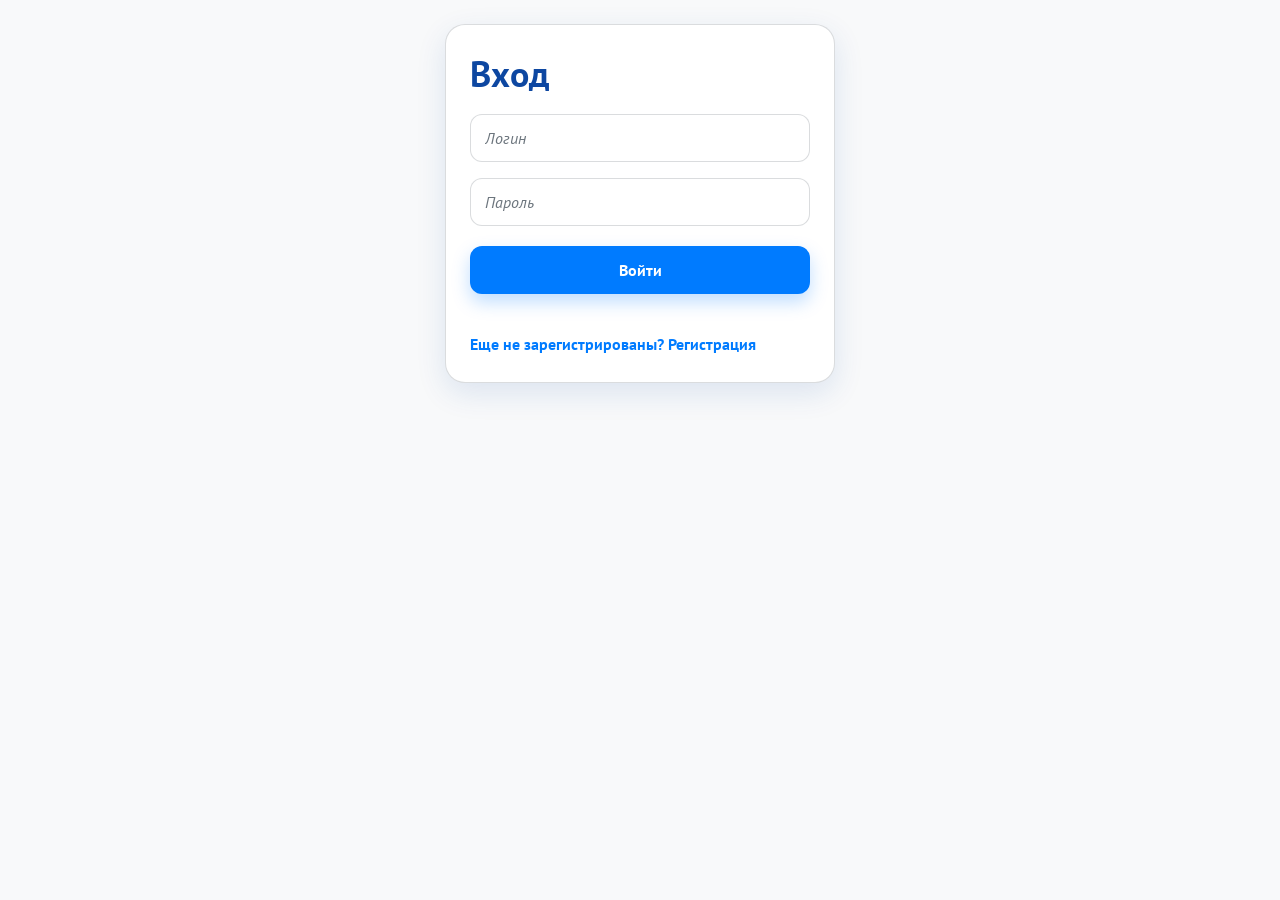
<file: src/main/resources/static/frontend/index.html>
<!DOCTYPE html>
<html lang="ru">
<head>
    <meta charset="UTF-8">
    <title>Вход | Пассажирам.РФ</title>
    <link rel="stylesheet" href="css/style.css">
</head>
<body>
<main class="page">
    <section class="card">
        <h1>Вход</h1>

        <input id="login" type="text" placeholder="Логин">
        <input id="password" type="password" placeholder="Пароль">

        <button id="loginBtn">Войти</button>

        <p id="message"></p>

        <a href="register.html">Еще не зарегистрированы? Регистрация</a>
    </section>
</main>

<script src="js/api.js"></script>
<script src="js/auth.js"></script>
</body>
</html>
</file>
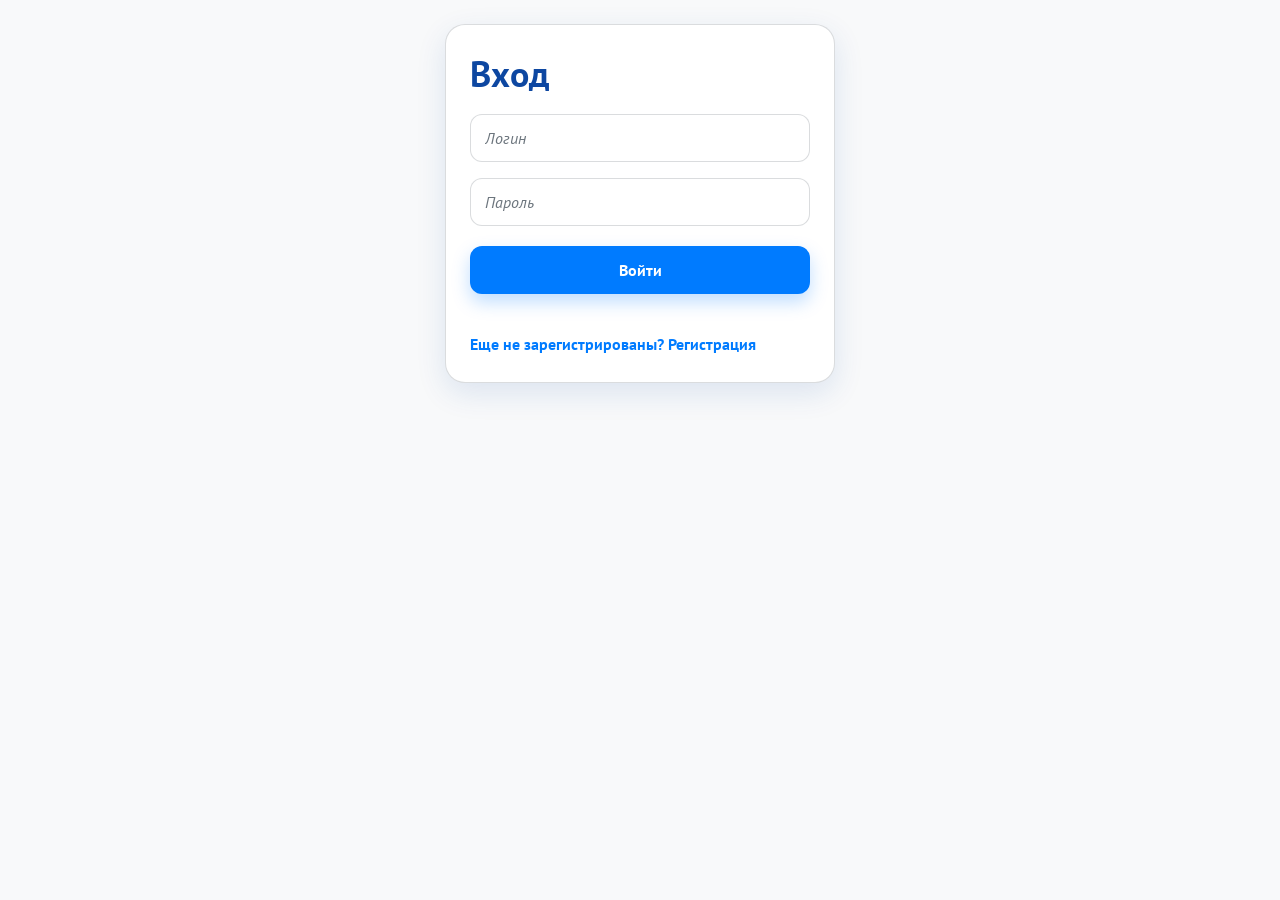
<file: src/main/resources/static/frontend/admin.html>
<!DOCTYPE html>
<html lang="ru">
<head>
    <meta charset="UTF-8">
    <title>Администратор</title>
    <link rel="stylesheet" href="css/style.css">
</head>
<body>
<main class="page">
    <section class="card">
        <h1>Панель администратора</h1>

        <select id="statusFilter">
            <option value="">Все заявки</option>
            <option value="Новая">Новая</option>
            <option value="Идет обучение">Идет обучение</option>
            <option value="Обучение завершено">Обучение завершено</option>
        </select>

        <div id="adminRequests"></div>

        <button id="logoutBtn">Выйти</button>
    </section>
</main>

<script src="js/api.js"></script>
<script src="js/admin.js"></script>
</body>
</html>
</file>
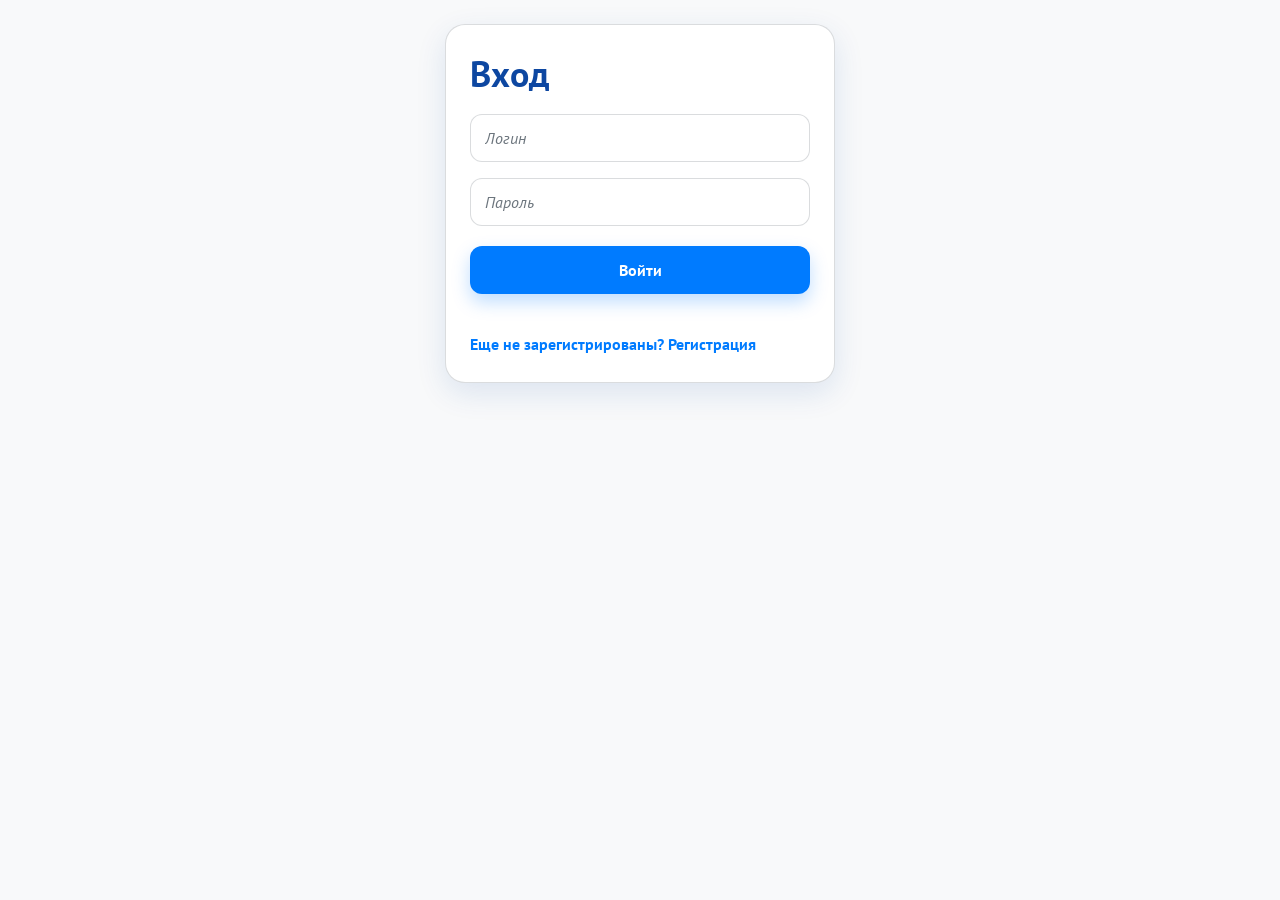
<file: src/main/resources/static/frontend/cabinet.html>
<!DOCTYPE html>
<html lang="ru">
<head>
    <meta charset="UTF-8">
    <title>Личный кабинет</title>
    <link rel="stylesheet" href="css/style.css">
</head>
<body>
<main class="page">
    <section class="card">
        <h1>Личный кабинет</h1>

        <div class="slider">
            <button id="prevBtn">‹</button>
            <img id="slideImage" src="https://picsum.photos/300/160?random=1" alt="Слайд">
            <button id="nextBtn">›</button>
        </div>

        <a class="button-link" href="request.html">Оформить заявку</a>

        <h2>Мои заявки</h2>
        <div id="requests"></div>

        <button id="logoutBtn">Выйти</button>
    </section>
</main>

<script src="js/api.js"></script>
<script src="js/cabinet.js"></script>
</body>
</html>
</file>
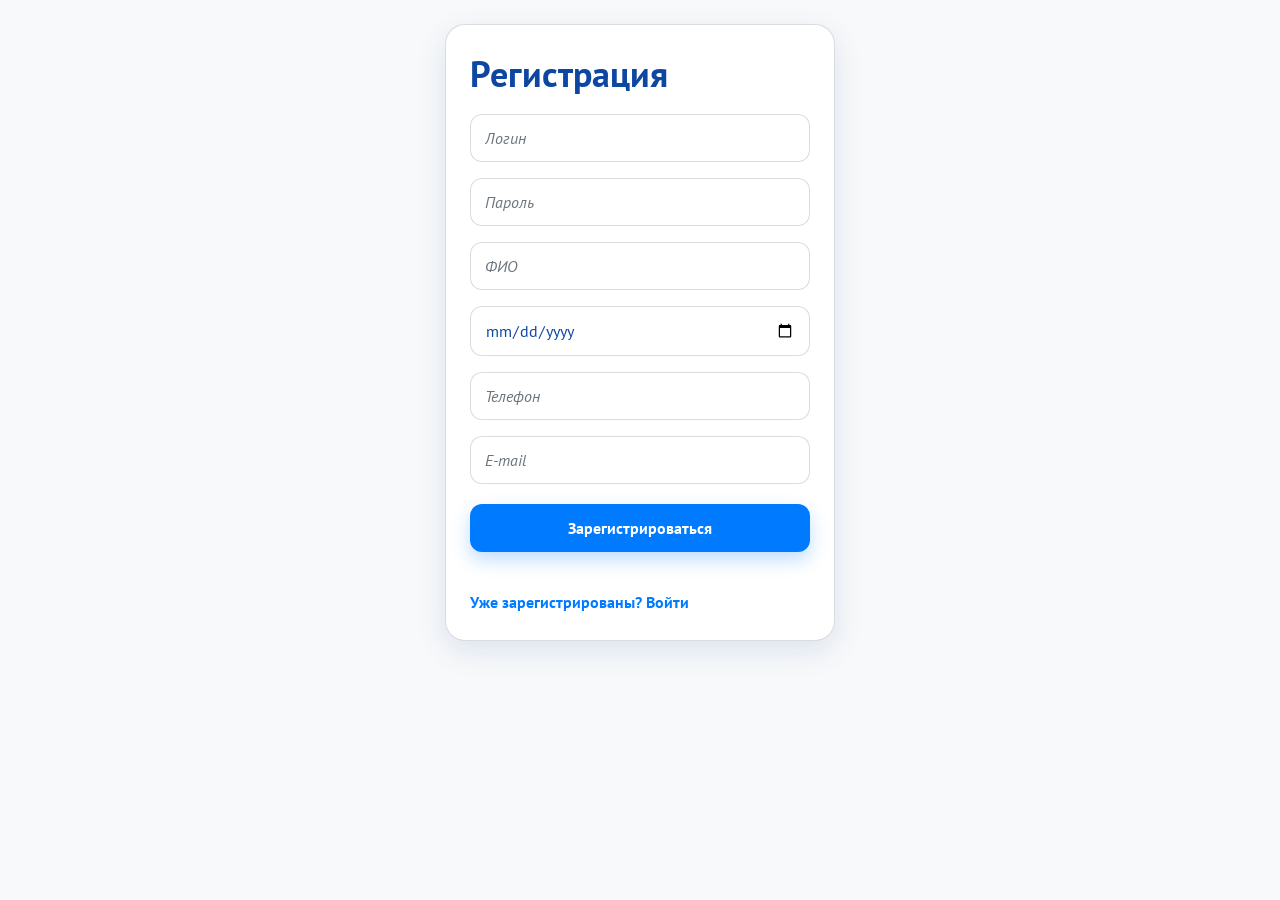
<file: src/main/resources/static/frontend/register.html>
<!DOCTYPE html>
<html lang="ru">
<head>
    <meta charset="UTF-8">
    <title>Регистрация | Пассажирам.РФ</title>
    <link rel="stylesheet" href="css/style.css">
</head>
<body>
<main class="page">
    <section class="card">
        <h1>Регистрация</h1>

        <input id="login" type="text" placeholder="Логин">
        <input id="password" type="password" placeholder="Пароль">
        <input id="fullName" type="text" placeholder="ФИО">
        <input id="birthDate" type="date">
        <input id="phone" type="tel" placeholder="Телефон">
        <input id="email" type="email" placeholder="E-mail">

        <button id="registerBtn">Зарегистрироваться</button>

        <p id="message"></p>

        <a href="index.html">Уже зарегистрированы? Войти</a>
    </section>
</main>

<script src="js/api.js"></script>
<script src="js/register.js"></script>
</body>
</html>
</file>
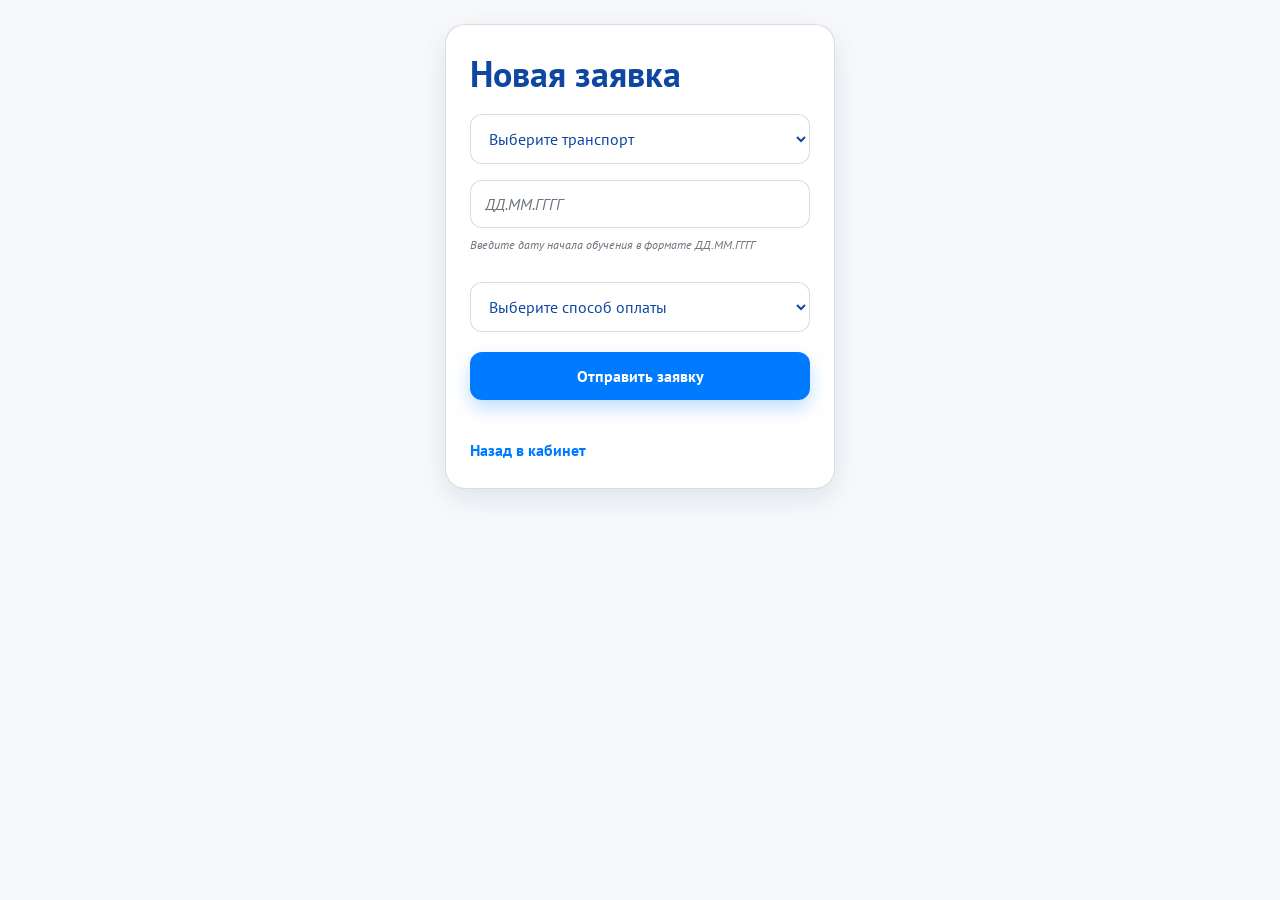
<file: src/main/resources/static/frontend/request.html>
<!DOCTYPE html>
<html lang="ru">
<head>
    <meta charset="UTF-8">
    <title>Оформление заявки</title>
    <link rel="stylesheet" href="css/style.css">
</head>
<body>
<main class="page">
    <section class="card">
        <h1>Новая заявка</h1>

        <select id="transportType">
            <option value="">Выберите транспорт</option>
            <option value="Автобус">Автобус</option>
            <option value="Электробус">Электробус</option>
            <option value="Трамвай">Трамвай</option>
        </select>

        <input
                id="startDate"
                type="text"
                placeholder="ДД.ММ.ГГГГ"
                maxlength="10"
                inputmode="numeric"
                pattern="[0-9]{2}\.[0-9]{2}\.[0-9]{4}"
        >

        <p class="subtitle">Введите дату начала обучения в формате ДД.ММ.ГГГГ</p>

<!--        <input id="startDate" type="date">-->

        <select id="paymentType">
            <option value="">Выберите способ оплаты</option>
            <option value="Наличные">Наличные</option>
            <option value="Банковская карта">Банковская карта</option>
            <option value="Онлайн-оплата">Онлайн-оплата</option>
        </select>

        <button id="sendRequestBtn">Отправить заявку</button>

        <p id="message"></p>

        <a href="cabinet.html">Назад в кабинет</a>
    </section>
</main>
<script src="js/api.js"></script>
<script src="js/request.js"></script>
</body>
</html>
</file>
<file: src/main/resources/static/frontend/css/style.css>
@import url('https://fonts.googleapis.com/css2?family=PT+Sans:ital,wght@0,400;0,700;1,400&display=swap');

* {
    box-sizing: border-box;
}

:root {
    --primary: #007bff;
    --primary-dark: #0d47a1;
    --gray: #6c757d;
    --bg: #f8f9fa;
    --highlight: #ffffff;

    --text: #0d47a1;
    --muted: #6c757d;
    --border: rgba(108, 117, 125, 0.25);

    --radius-lg: 20px;
    --radius-md: 12px;
    --shadow: 0 10px 30px rgba(13, 71, 161, 0.12);
}

body {
    margin: 0;
    min-height: 100vh;
    font-family: 'PT Sans', Arial, sans-serif;
    font-size: 16px;
    color: var(--text);
    background: var(--bg);
}

.page {
    width: 100%;
    min-height: 100vh;
    padding: 24px 16px;
    display: flex;
    justify-content: center;
    align-items: flex-start;
}

.card {
    width: 100%;
    max-width: 390px;
    padding: 28px 24px;
    background: var(--highlight);
    border: 1px solid var(--border);
    border-radius: var(--radius-lg);
    box-shadow: var(--shadow);
}

/* ===== Заголовки ===== */

h1 {
    margin: 0 0 12px;
    font-family: 'PT Sans', Arial, sans-serif;
    font-size: 36px;
    line-height: 1.15;
    font-weight: 700;
    color: var(--primary-dark);
}

h2 {
    margin: 24px 0 12px;
    font-family: 'PT Sans', Arial, sans-serif;
    font-size: 24px;
    line-height: 1.2;
    font-weight: 700;
    color: var(--primary-dark);
}

h3 {
    margin: 18px 0 10px;
    font-family: 'PT Sans', Arial, sans-serif;
    font-size: 18px;
    line-height: 1.25;
    font-weight: 700;
    color: var(--primary-dark);
}

.card > p,
.subtitle {
    margin: 0 0 20px;
    font-size: 12px;
    font-style: italic;
    color: var(--muted);
}

p {
    font-size: 16px;
    line-height: 1.5;
    color: var(--text);
}

input,
select,
textarea {
    width: 100%;
    margin: 8px 0;
    padding: 13px 14px;
    font-family: 'PT Sans', Arial, sans-serif;
    font-size: 16px;
    color: var(--text);
    background: var(--highlight);
    border: 1px solid var(--border);
    border-radius: var(--radius-md);
    outline: none;
    transition: 0.2s ease;
}

input:focus,
select:focus,
textarea:focus {
    border-color: var(--primary);
    box-shadow: 0 0 0 3px rgba(0, 123, 255, 0.15);
}

textarea {
    min-height: 90px;
    resize: vertical;
}

input::placeholder,
textarea::placeholder {
    color: var(--gray);
    font-style: italic;
}

button,
.button-link {
    width: 100%;
    display: block;
    margin: 12px 0 8px;
    padding: 14px 18px;
    border: none;
    border-radius: var(--radius-md);
    background: var(--primary);
    color: var(--highlight);
    font-family: 'PT Sans', Arial, sans-serif;
    font-size: 16px;
    font-weight: 700;
    text-align: center;
    text-decoration: none;
    cursor: pointer;
    transition: 0.2s ease;
    box-shadow: 0 8px 18px rgba(0, 123, 255, 0.25);
}

button:hover,
.button-link:hover {
    background: var(--primary-dark);
    transform: translateY(-1px);
}

button:active,
.button-link:active {
    transform: translateY(0);
}

a {
    color: var(--primary);
    font-weight: 700;
    text-decoration: none;
}

a:hover {
    text-decoration: underline;
}

#message {
    min-height: 20px;
    margin: 10px 0;
    font-size: 12px;
    font-style: italic;
    font-weight: 400;
    color: var(--gray);
}

.message-success {
    color: var(--primary-dark) !important;
}

.message-error {
    color: var(--gray) !important;
}

.request-card {
    margin: 14px 0;
    padding: 16px;
    background: var(--highlight);
    border: 1px solid var(--border);
    border-radius: var(--radius-md);
    box-shadow: 0 6px 18px rgba(13, 71, 161, 0.08);
}

.request-card p {
    margin: 8px 0;
    font-size: 16px;
    color: var(--text);
}

.request-card b {
    color: var(--primary-dark);
}

.review-box {
    margin-top: 12px;
    padding: 12px;
    background: var(--bg);
    border: 1px solid var(--border);
    border-radius: var(--radius-md);
    color: var(--primary-dark);
}

.review-box p {
    margin: 6px 0;
}

/* ===== Статусы заявок ===== */

.status {
    display: inline-block;
    padding: 6px 10px;
    border-radius: 999px;
    font-size: 12px;
    font-style: italic;
    font-weight: 700;
}

.status-new {
    background: rgba(0, 123, 255, 0.12);
    color: var(--primary);
}

.status-progress {
    background: var(--bg);
    color: var(--gray);
    border: 1px solid var(--border);
}

.status-done {
    background: rgba(13, 71, 161, 0.12);
    color: var(--primary-dark);
}

.slider {
    position: relative;
    display: grid;
    grid-template-columns: 42px 1fr 42px;
    align-items: center;
    gap: 8px;
    margin: 18px 0 20px;
    padding: 10px;
    background: var(--bg);
    border-radius: var(--radius-lg);
    border: 1px solid var(--border);
}

.slider img {
    width: 100%;
    height: 165px;
    object-fit: cover;
    border-radius: var(--radius-md);
    box-shadow: 0 8px 20px rgba(13, 71, 161, 0.16);
}

.slider button {
    width: 42px;
    height: 42px;
    margin: 0;
    padding: 0;
    border-radius: 50%;
    font-size: 24px;
    line-height: 1;
}

#statusFilter {
    margin-bottom: 14px;
    background: var(--highlight);
}

#adminRequests .request-card {
    border-left: 5px solid var(--primary);
}

#adminRequests select {
    margin-top: 12px;
}

.nav-row {
    display: flex;
    gap: 10px;
    margin: 12px 0;
}

.nav-row a,
.nav-row button {
    flex: 1;
}

.back-link {
    display: inline-block;
    margin-top: 12px;
    font-size: 12px;
    font-style: italic;
}

.empty {
    padding: 18px;
    margin: 12px 0;
    text-align: center;
    font-size: 12px;
    font-style: italic;
    color: var(--muted);
    background: var(--bg);
    border: 1px dashed var(--border);
    border-radius: var(--radius-md);
}

/* ===== Табличный вид ===== */

.table-wrap {
    width: 100%;
    overflow-x: auto;
}

table {
    width: 100%;
    border-collapse: collapse;
    font-size: 16px;
}

th,
td {
    padding: 10px;
    border-bottom: 1px solid var(--border);
    text-align: left;
}

th {
    font-weight: 700;
    color: var(--primary-dark);
    background: var(--bg);
}

td {
    color: var(--text);
}

@media (max-width: 430px) {
    .page {
        padding: 14px;
    }

    .card {
        padding: 22px 18px;
        border-radius: 18px;
    }

    h1 {
        font-size: 36px;
    }

    h2 {
        font-size: 24px;
    }

    h3 {
        font-size: 18px;
    }

    input,
    select,
    textarea,
    button,
    .button-link {
        font-size: 16px;
    }

    .slider {
        grid-template-columns: 38px 1fr 38px;
    }

    .slider button {
        width: 38px;
        height: 38px;
        font-size: 22px;
    }

    .slider img {
        height: 150px;
    }
}
</file>
